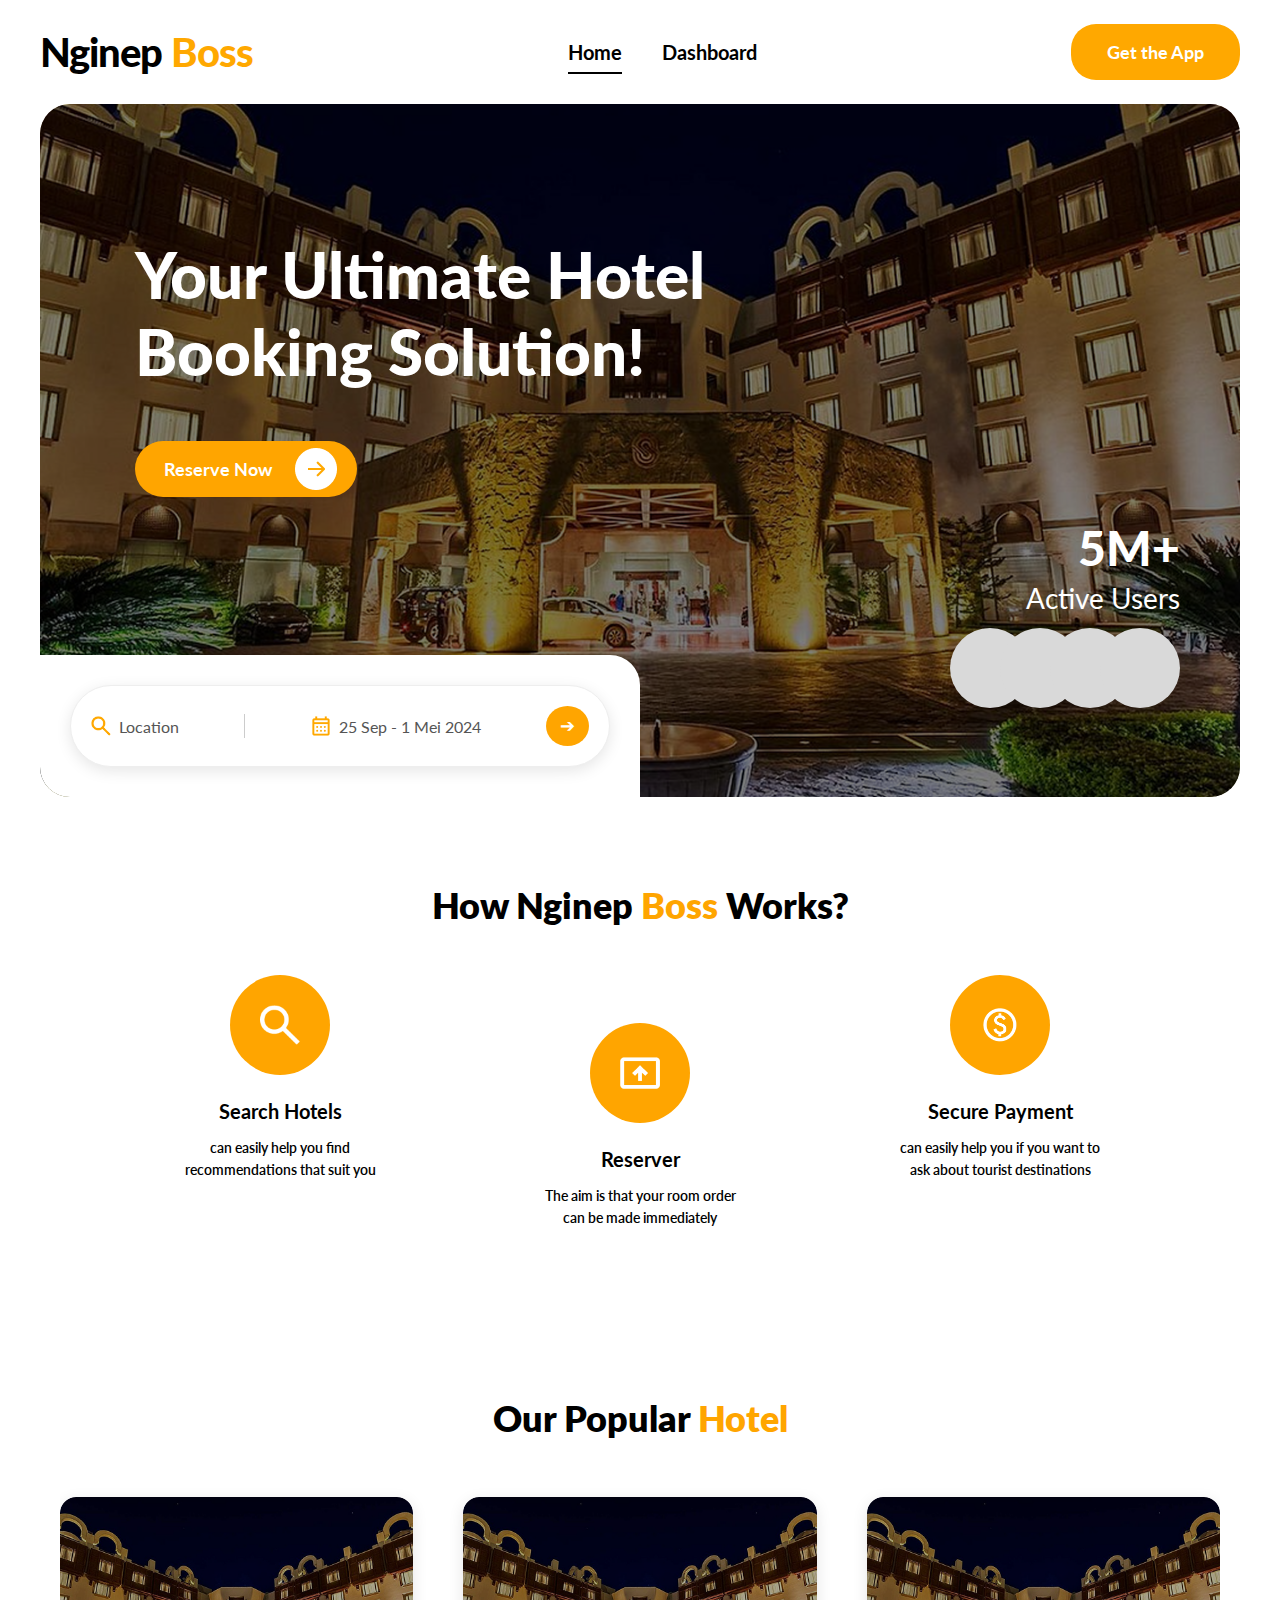
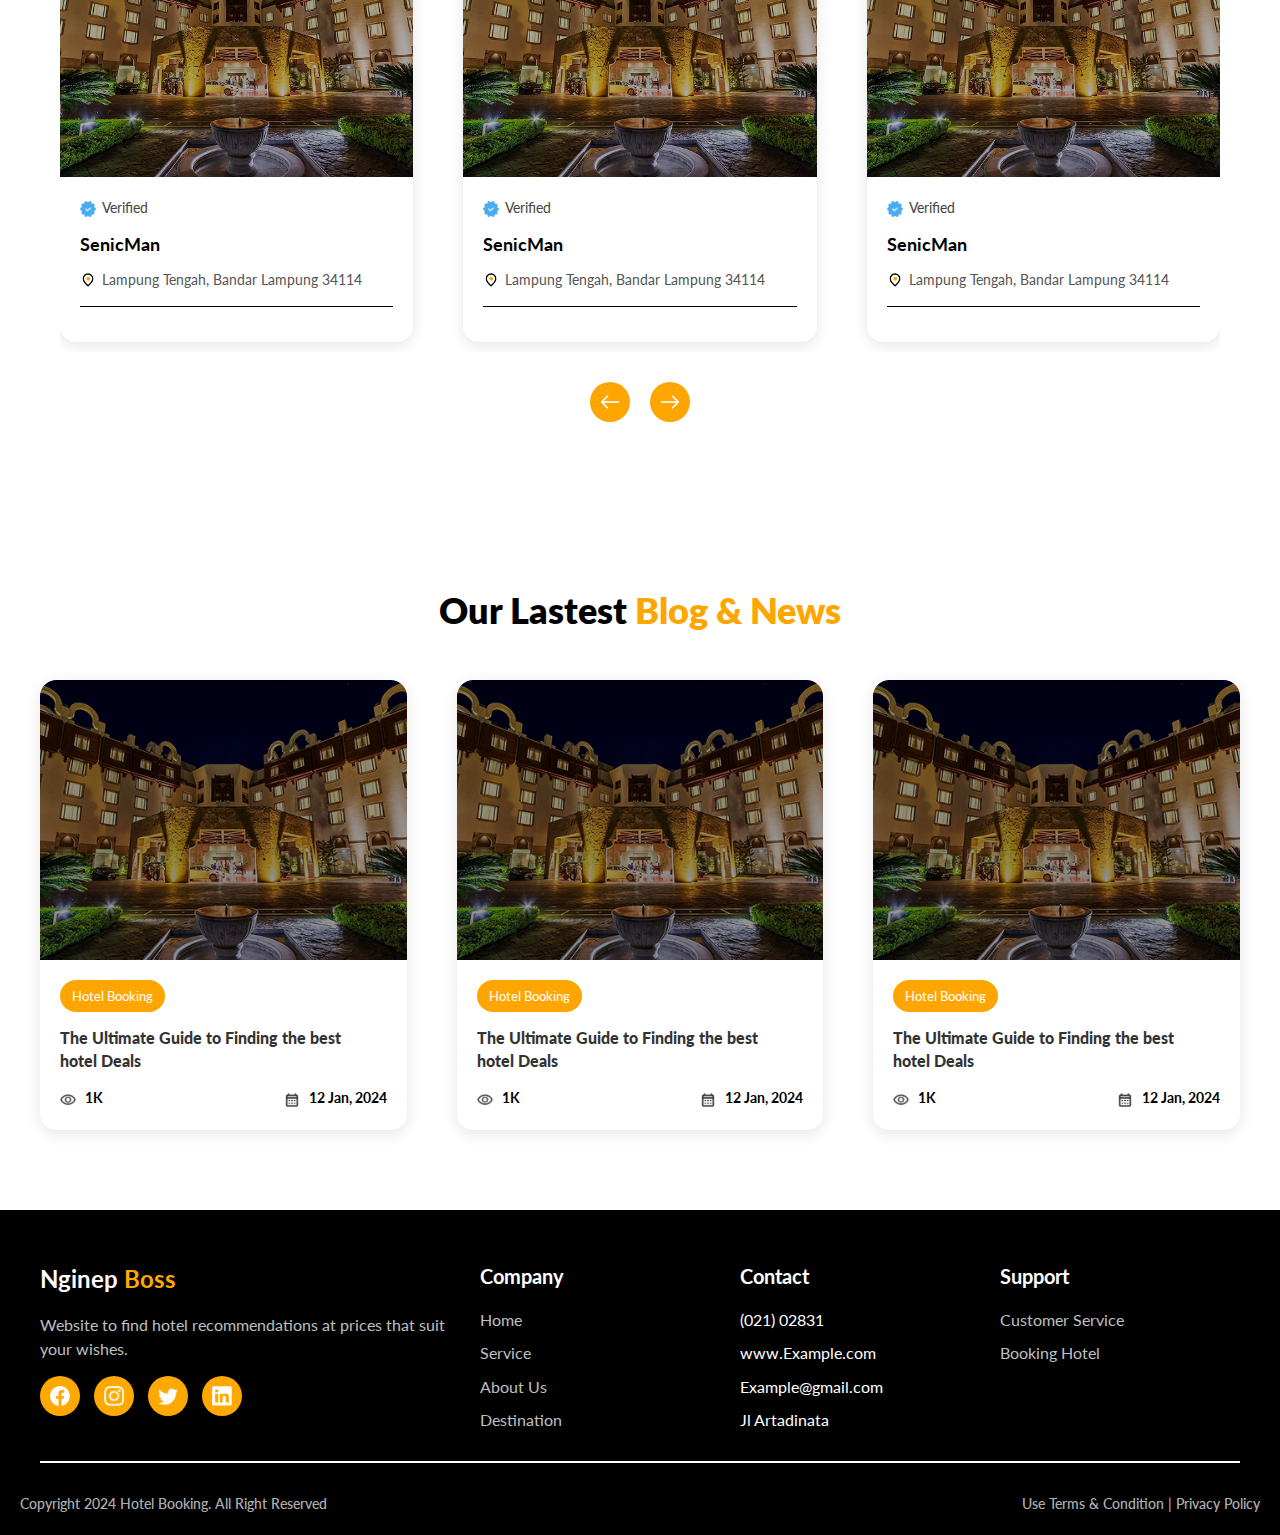
<file: index.html>
<!DOCTYPE html>
<html lang="en">

<head>
  <meta charset="UTF-8" />
  <meta name="viewport" content="width=device-width, initial-scale=1.0" />
  <link rel="preconnect" href="https://fonts.googleapis.com" />
  <link rel="preconnect" href="https://fonts.gstatic.com" crossorigin />
  <link
    href="https://fonts.googleapis.com/css2?family=Lato:ital,wght@0,100;0,300;0,400;0,700;0,900;1,100;1,300;1,400;1,700;1,900&display=swap"
    rel="stylesheet" />
  <link rel="stylesheet" href="/assets/css/style.css" />
  <link rel="stylesheet" href="/assets/css/home.css" />
  <title>Home</title>
</head>

<body>
  <!-- Header Start -->
  <header class="header">
    <div class="container header-container">
      <!-- Logo -->
      <div class="logo">
        <a href="index.html"><span class="logo-black">Nginep</span>
          <span class="logo-primary">Boss</span></a>
      </div>

      <!-- Hamburger Menu -->
      <div class="hamburger" id="hamburger">☰</div>

      <!-- Navigation -->
      <nav class="nav" id="nav-menu">
        <a href="index.html" class="active">Home</a>
        <a href="dashboard.html">Dashboard</a>
      </nav>

      <!-- Button -->
      <a href="#" class="btn-app">Get the App</a>
    </div>
  </header>

  <main>
    <!-- Hero Section -->
    <section class="container">
      <div class="hero-section">
        <div class="hero-content">
          <h1>Your Ultimate Hotel<br />Booking Solution!</h1>
          <a href="#" class="reserve-btn">
            <span>Reserve Now</span>
            <div class="icon">
              <img src="/assets/img/home/arrow-icon.png" alt="" />
            </div>
          </a>
        </div>

        <!-- Search Bar (Bottom Left) -->
        <div class="search-container">
          <div class="search-bar">
            <div class="search-item">
              <span class="icon">
                <img src="/assets/img/home/search.png" alt="search-icon" />
              </span>
              <span class="text">Location</span>
            </div>
            <div class="divider"></div>
            <div class="search-item">
              <span class="icon">
                <img src="/assets/img/home/calendar_month.png" alt="calendar-icon" />
              </span>
              <span class="text">25 Sep - 1 Mei 2024</span>
            </div>
            <button class="search-btn">➔</button>
          </div>
        </div>

        <!-- User Info (Bottom Right) -->
        <div class="users-info">
          <h2>5M+</h2>
          <p>Active Users</p>
          <div class="user-avatars">
            <span></span>
            <span></span>
            <span></span>
            <span></span>
          </div>
        </div>
      </div>
    </section>
    <!-- How It Works Section -->
    <section class="how-it-works">
      <div class="container">
        <h2 class="section-title">
          How Nginep <span>Boss</span> Works?
        </h2>
        <div class="steps">
          <div class="step">
            <div class="icon">
              <img src="/assets/img/home/search-white.png" alt="Search Hotels" />
            </div>
            <h3>Search Hotels</h3>
            <p>can easily help you find<br />recommendations that suit you</p>
          </div>
          <div class="step sink">
            <div class="icon">
              <img src="/assets/img/home/present_to_all.png" alt="Reserver" />
            </div>
            <h3>Reserver</h3>
            <p>The aim is that your room order<br />can be made immediately</p>
          </div>
          <div class="step">
            <div class="icon">
              <img src="/assets/img/home/monetization_on.png" alt="Secure Payment" />
            </div>
            <h3>Secure Payment</h3>
            <p>can easily help you if you want to<br />ask about tourist destinations</p>
          </div>
        </div>
      </div>
    </section>

    <!-- Our Popular Hotel Section -->
    <section class="popular-hotels-section">
      <div class="container">
        <h2 class="section-title">Our Popular <span>Hotel</span></h2>

        <div class="slider-wrapper">
          <div class="hotel-slider" id="hotelSlider">

            <div class="hotel-card">
              <div class="image-wrapper">
                <img src="/assets/img/home/our-hotel.png" alt="Hotel" class="hotel-img" />
                <div class="image-overlay"></div>
              </div>
              <div class="hotel-info">
                <span class="verified">
                  <img src="/assets/img/home/verified.png" alt="Verified" class="verified-icon" />
                  Verified
                </span>
                <h3 class="hotel-name">SenicMan</h3>
                <p class="hotel-location">
                  <img src="/assets/img/home/location_on.png" alt="Location" class="location-icon" />
                  Lampung Tengah, Bandar Lampung 34114
                </p>
                <hr class="hr-divider" />
              </div>
            </div>

            <div class="hotel-card">
              <div class="image-wrapper">
                <img src="/assets/img/home/our-hotel.png" alt="Hotel" class="hotel-img" />
                <div class="image-overlay"></div>
              </div>
              <div class="hotel-info">
                <span class="verified">
                  <img src="/assets/img/home/verified.png" alt="Verified" class="verified-icon" />
                  Verified
                </span>
                <h3 class="hotel-name">SenicMan</h3>
                <p class="hotel-location">
                  <img src="/assets/img/home/location_on.png" alt="Location" class="location-icon" />
                  Lampung Tengah, Bandar Lampung 34114
                </p>
                <hr class="hr-divider" />
              </div>
            </div>

            <div class="hotel-card">
              <div class="image-wrapper">
                <img src="/assets/img/home/our-hotel.png" alt="Hotel" class="hotel-img" />
                <div class="image-overlay"></div>
              </div>
              <div class="hotel-info">
                <span class="verified">
                  <img src="/assets/img/home/verified.png" alt="Verified" class="verified-icon" />
                  Verified
                </span>
                <h3 class="hotel-name">SenicMan</h3>
                <p class="hotel-location">
                  <img src="/assets/img/home/location_on.png" alt="Location" class="location-icon" />
                  Lampung Tengah, Bandar Lampung 34114
                </p>
                <hr class="hr-divider" />
              </div>
            </div>

            <div class="hotel-card">
              <div class="image-wrapper">
                <img src="/assets/img/home/our-hotel.png" alt="Hotel" class="hotel-img" />
                <div class="image-overlay"></div>
              </div>
              <div class="hotel-info">
                <span class="verified">
                  <img src="/assets/img/home/verified.png" alt="Verified" class="verified-icon" />
                  Verified
                </span>
                <h3 class="hotel-name">SenicMan</h3>
                <p class="hotel-location">
                  <img src="/assets/img/home/location_on.png" alt="Location" class="location-icon" />
                  Lampung Tengah, Bandar Lampung 34114
                </p>
                <hr class="hr-divider" />
              </div>
            </div>


          </div>

          <!-- Buttons under cards -->
          <div class="slider-buttons">
            <button class="slide-btn prev"><img src="/assets/img/home/arrow-pre.png" /></button>
            <button class="slide-btn next"><img src="/assets/img/home/arrow-next.png" /></button>
          </div>
        </div>
      </div>
    </section>

    <!-- Blog Section -->
    <section class="blog-news-section">
      <div class="container">
        <h2 class="section-title">Our Lastest <span>Blog & News</span></h2>
        <div class="blog-cards">

          <div class="blog-card">
            <div class="blog-img-wrapper">
              <img src="/assets/img/home/blog-img.png" alt="Hotel Guide" class="blog-img" />
              <div class="overlay"></div>
            </div>
            <div class="blog-content">
              <span class="category-badge">Hotel Booking</span>
              <h3 class="blog-title">The Ultimate Guide to Finding the best hotel Deals</h3>
              <div class="blog-meta">
                <span class="views"><img src="/assets/img/home/visibility.png" alt="views"> 1K</span>
                <span class="date"><img src="/assets/img/home/calendar_month-blog.png" alt="calendar"> 12 Jan,
                  2024</span>
              </div>
            </div>
          </div>

          <div class="blog-card">
            <div class="blog-img-wrapper">
              <img src="/assets/img/home/blog-img.png" alt="Hotel Guide" class="blog-img" />
              <div class="overlay"></div>
            </div>
            <div class="blog-content">
              <span class="category-badge">Hotel Booking</span>
              <h3 class="blog-title">The Ultimate Guide to Finding the best hotel Deals</h3>
              <div class="blog-meta">
                <span class="views"><img src="/assets/img/home/visibility.png" alt="views"> 1K</span>
                <span class="date"><img src="/assets/img/home/calendar_month-blog.png" alt="calendar"> 12 Jan,
                  2024</span>
              </div>
            </div>
          </div>

          <div class="blog-card">
            <div class="blog-img-wrapper">
              <img src="/assets/img/home/blog-img.png" alt="Hotel Guide" class="blog-img" />
              <div class="overlay"></div>
            </div>
            <div class="blog-content">
              <span class="category-badge">Hotel Booking</span>
              <h3 class="blog-title">The Ultimate Guide to Finding the best hotel Deals</h3>
              <div class="blog-meta">
                <span class="views"><img src="/assets/img/home/visibility.png" alt="views"> 1K</span>
                <span class="date"><img src="/assets/img/home/calendar_month-blog.png" alt="calendar"> 12 Jan,
                  2024</span>
              </div>
            </div>
          </div>


        </div>
      </div>
    </section>

     <!-- Testimonial Section -->
    <!-- <section class="testimonial-section container">
      <div class="testimonial-header">
        <h2>Our Customer <span>Testimonial</span></h2>
        <div class="slider-buttons">
          <button class="slide-btn prev">&#8592;</button>
          <button class="slide-btn next">&#8594;</button>
        </div>
      </div>

      <div class="testimonial-slider-wrapper">
        <div class="testimonial-slider" id="testimonialSlider">

          <div class="testimonial-card">
            <div class="stars">⭐⭐⭐⭐⭐ <span>5.0</span></div>
            <p class="testimonial-text">
              These websites provide a global marketplace for artists, musicians, designers, and creators of all kinds
              to showcase their unique creations and connect with a broader audience.
            </p>
            <div class="testimonial-user">
              <strong>Robert</strong>
              <div>USA</div>
            </div>
          </div>

          <div class="testimonial-card">
            <div class="stars">⭐⭐⭐⭐⭐ <span>5.0</span></div>
            <p class="testimonial-text">
              A perfect place for creative professionals to build their brand and connect with clients worldwide.
            </p>
            <div class="testimonial-user">
              <strong>Emily</strong>
              <div>Canada</div>
            </div>
          </div>

          <div class="testimonial-card">
            <div class="stars">⭐⭐⭐⭐⭐ <span>5.0</span></div>
            <p class="testimonial-text">
              Easy-to-use and visually appealing. Helped my business grow rapidly in international markets.
            </p>
            <div class="testimonial-user">
              <strong>John</strong>
              <div>UK</div>
            </div>
          </div>
        </div>
      </div>
    </section> -->
   


    <!-- Footer Start -->
    <footer class="footer">
      <div class="container footer-container">
        <!-- Logo and description -->
        <div class="footer-col">
          <h2>
            <span class="logo-black">Nginep</span>
            <span class="logo-orange">Boss</span>
          </h2>
          <p class="footer-desc">
            Website to find hotel recommendations at prices that suit your
            wishes.
          </p>
          <div class="social-icons">
            <a href="#"><img src="/assets/img/social-icons/Facebook.png" alt="Facebook" /></a>
            <a href="#"><img src="/assets/img/social-icons/Instagram.png" alt="Instagram" /></a>
            <a href="#"><img src="/assets/img/social-icons/Twitter.png" alt="Twitter" /></a>
            <a href="#"><img src="/assets/img/social-icons/Linkedin.png" alt="LinkedIn" /></a>
          </div>
        </div>

        <!-- Company Links -->
        <div class="footer-col">
          <h4>Company</h4>
          <ul>
            <li><a href="#">Home</a></li>
            <li><a href="#">Service</a></li>
            <li><a href="#">About Us</a></li>
            <li><a href="#">Destination</a></li>
          </ul>
        </div>

        <!-- Contact Info -->
        <div class="footer-col">
          <h4>Contact</h4>
          <ul>
            <li>(021) 02831</li>
            <li>www.Example.com</li>
            <li>Example@gmail.com</li>
            <li>Jl Artadinata</li>
          </ul>
        </div>

        <!-- Support Links -->
        <div class="footer-col">
          <h4>Support</h4>
          <ul>
            <li><a href="#">Customer Service</a></li>
            <li><a href="#">Booking Hotel</a></li>
          </ul>
        </div>
      </div>

      <!-- Bottom line -->
      <div class="container">
        <div class="footer-line"></div>
      </div>

      <!-- Bottom Row -->
      <div class="container footer-bottom">
        <p>Copyright 2024 Hotel Booking. All Right Reserved</p>
        <p>Use Terms & Condition | Privacy Policy</p>
      </div>
    </footer>
  </main>
  <script type="module" src="/assets/js/main.js"></script>
</body>

</html>
</file>
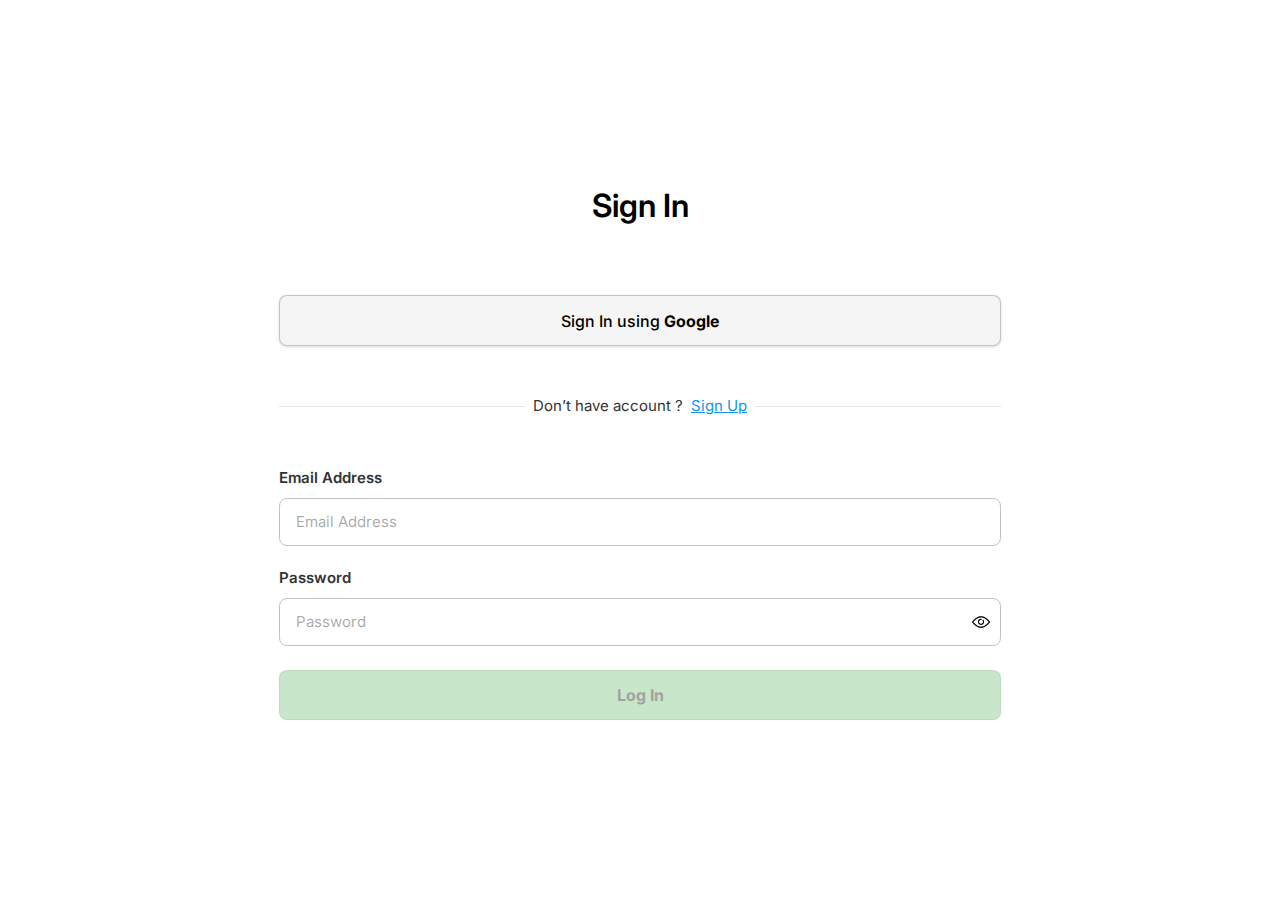
<file: dashboard.html>
<!DOCTYPE html>
<html lang="en">

<head>
    <meta charset="UTF-8">
    <meta name="viewport" content="width=device-width, initial-scale=1.0">
    <link rel="stylesheet" href="/assets/css/style.css">
    <link rel="stylesheet" href="/assets/css/dashboard.css">
    <title>Dashboard</title>
</head>

<body id="pageBody">
    <!-- SideBar -->
    <div class="sidebar">
        <div class="logo-wrapper">
            <div class="logo"><a href="#"><img src="/assets/img/Logo.svg" alt="logo"></a></div>
            <div class="sidebar-toggle"><a href="#"><img src="/assets/img/slide.svg" alt="" srcset=""></a></div>
        </div>
        <ul class="sidebar-items-wrapper">
            <li class="sidebar-item">
                <a class="sidebar-item-link" href="#" data-target="dashboard">
                    <!-- <span class="sidebar-icon"><img src="/assets/img/logo-icon.svg" alt="icon">Dashboard</span> -->
                    <span class="sidebar-icon"><img src="/assets/img/logo-icon.svg" alt="icon">Dashboard</span>
                </a>
            </li>
            <li class="sidebar-item">
                <a class="sidebar-item-link" href="#" data-target="add-items">
                    <span class="sidebar-icon"><img src="/assets/img/plus.svg" alt="icon">Add Item</span>
                </a>
            </li>
            <li class="sidebar-item">
                <a class="" href="#" id="logout-btn">
                    <span class="sidebar-icon"><img src="assets/img/logout.png" alt="icon">Log Out</span>
                </a>
            </li>
        </ul>

    </div>

    <div class="main">
        <!-- Header -->
        <div class="header">
            <div class="mobile-logo-wrapper">
                <div class="logo"><a href="#"><img src="/assets/img/Logo.svg" alt="logo"></a></div>
                <button id="sidebar-toggle-btn" class="sidebar-toggle-btn">
                    <img src="/assets/img/slide.svg" alt="menu icon" />
                </button>
            </div>

            <div class="header-content">
                <div class="search-container">
                    <span class="search-icon"><img src="/assets/img/search.svg" alt="icon"></span>
                    <input type="text" id="search-todo-text" placeholder="Search or type a command">
                    <button id="search-todo-btn">Search</button>
                </div>
                <div class="right-container">
                    <div><a href="#" id="update-user-btn"><img src="/assets/img/setting.png" alt="setting-icon"></a>
                    </div>
                    <div><a href="#"><img src="/assets/img/bell.png" alt="bell-icon"></a></div>
                    <div><a href="#"><img src="/assets/img/profile.png" alt="profile-img"></a></div>
                </div>
            </div>

            <!-- <input type="text" id="search-todo-text" placeholder="Search todos..." />
            <button id="search-todo-btn">Search</button> -->
        </div>

        <!-- Dashboard-Content -->
        <div id="dashboard" class="content active">
            <!-- Todo's List -->
            <div class="cards-container">
                <div class="card-header">
                    <h2>Todo</h2>
                    <div class="icon"><a href="#"><img src="/assets/img/dots.png" alt=""></a></div>
                </div>

                <ul class="cards" id="incomplete-list">
                    <!-- <li class="card">
                        <div class="card-img">
                            <img src="/assets/img/todo-images/todo-1.jpg" alt="">
                        </div>
                        <h3 class="card-title">Product Review for UI8 Market</h3>
                        
                        <form class="task-status">
                            <label>
                                <input type="checkbox" name="task-inprogress" id="task-inprogress">
                                In Progress
                            </label>
                            <label>
                                <input type="checkbox" name="task-done" id="task-done">
                                Done
                            </label>
                        </form>

                        <div class="card-btns">
                            <button type="submit" class="delete-btn" id="delete-btn">
                                <img src="/assets/img/bin.svg" alt="">
                            </button>
                            <button type="submit" class="edit-btn" id="edit-btn">
                                <img src="/assets/img/pencil.svg" alt="">
                            </button>
                        </div>
                    </li>                  -->
                </ul>

                <div class="new-task-container">
                    <div class="add-task">
                        <img src="/assets/img/plus-plain.png" alt="" class="add-new-task">Add new task
                    </div>
                    <div>
                        <img src="/assets/img/window.svg" alt="">
                    </div>
                </div>
            </div>

            <!-- In Progress List -->
            <div class="cards-container">
                <div class="card-header">
                    <h2>Doing</h2>
                    <div class="icon"><a href="#"><img src="/assets/img/dots.png" alt=""></a></div>
                </div>
                <ul class="cards" id="inprogress-list">

                </ul>
                <div class="new-task-container">
                    <div class="add-task">
                        <img src="/assets/img/plus-plain.png" alt="" class="add-new-task">Add new task
                    </div>
                    <div>
                        <img src="/assets/img/window.svg" alt="">
                    </div>
                </div>
            </div>

            <!-- Completed List -->
            <div class="cards-container">
                <div class="card-header">
                    <h2>Done</h2>
                    <div class="icon"><a href="#"><img src="/assets/img/dots.png" alt=""></a></div>
                </div>
                <ul class="cards" id="completed-list">

                </ul>
                <div class="new-task-container">
                    <div class="add-task">
                        <img src="/assets/img/plus-plain.png" alt="" class="add-new-task">Add new task
                    </div>
                    <div>
                        <img src="/assets/img/window.svg" alt="">
                    </div>
                </div>
            </div>
        </div>

        <!-- Add-Items-Content -->
        <div id="add-items" class="content">
            <form id="add-todo-form" class="form">
                <div class="form-group">
                    <label for="new-todo-text" class="label">Items</label>
                    <input type="text" id="new-todo-text" placeholder="" required>
                </div>
                <div class="form-group">
                    <label for="new-todo-img" class="label">Image</label>
                    <input type="file" id="new-todo-img" placeholder="">
                </div>

                <button type="submit" id="add-items-btn">Add</button>
            </form>
        </div>

        <!-- Edit Todo Content -->
        <div id="edit-todo" class="content">
            <form id="edit-todo-form">
                <input type="hidden" id="edit-todo-id">
                <div class="form-group">
                    <label for="edit-todo-text">Items</label>
                    <input type="text" id="edit-todo-text" placeholder="Edit todo text" required>
                </div>
                <div class="form-group">
                    <label for="update-todo-img" class="label">Image</label>
                    <input type="file" id="update-todo-img" placeholder="">
                </div>

                <button type="submit" id="update-items-btn">Update</button>
            </form>
        </div>

        <!-- Search Todo's-Content -->
        <div id="search-todo" class="content">
            <!-- Todo's List -->
            <div class="cards-container">
                <div class="card-header">
                    <h2>Search Todo's</h2>
                    <div class="icon"><a href="#"><img src="/assets/img/dots.png" alt=""></a></div>
                </div>

                <ul class="cards" id="search-results-list">
                </ul>

                <div class="new-task-container">
                    <div class="add-task">
                        <img src="/assets/img/plus-plain.png" alt="" class="add-new-task">Add new task
                    </div>
                    <div>
                        <img src="/assets/img/window.svg" alt="">
                    </div>
                </div>
            </div>
        </div>


        <!-- Update User Profile Content -->
        <div id="update-user-profile" class="content">
            <form id="update-user-form">
                <div class="name-fields">
                    <div class="form-group">
                        <label>Name</label>
                        <input type="text" placeholder="Name" id="update-user-name" />
                        <span id="name-error" class="error"></span>
                    </div>
                    <div class="form-group">
                        <label>Surname</label>
                        <input type="text" placeholder="Surname" id="update-user-surname" />
                        <span id="surname-error" class="error"></span>
                    </div>
                </div>

                <div class="form-group">
                    <label>Phone Number</label>
                    <input type="text" placeholder="Phone Number" id="update-user-phone" />
                    <span id="phone-error" class="error"></span>
                </div>

                <div class="form-group">
                    <label>Email Address</label>
                    <input type="email" placeholder="Email Address" id="update-user-email" />
                    <span id="email-error" class="error"></span>
                </div>

                <label for="password">Password</label>
                <div class="form-group">
                    <div class="password-wrapper">
                        <input type="password" id="update-user-password" placeholder="Password">
                        <img src="/assets/img/open-eye.png" class="toggle-password" alt="Show Password" width="20">
                    </div>
                    <span id="password-error" class="error"></span>
                </div>

                <button type="submit" class="submit-btn" id="signin-btn">Update </button>
            </form>
        </div>


    </div>

    <script type="module" src="assets/js/dashboard.js"></script>
</body>
</file>
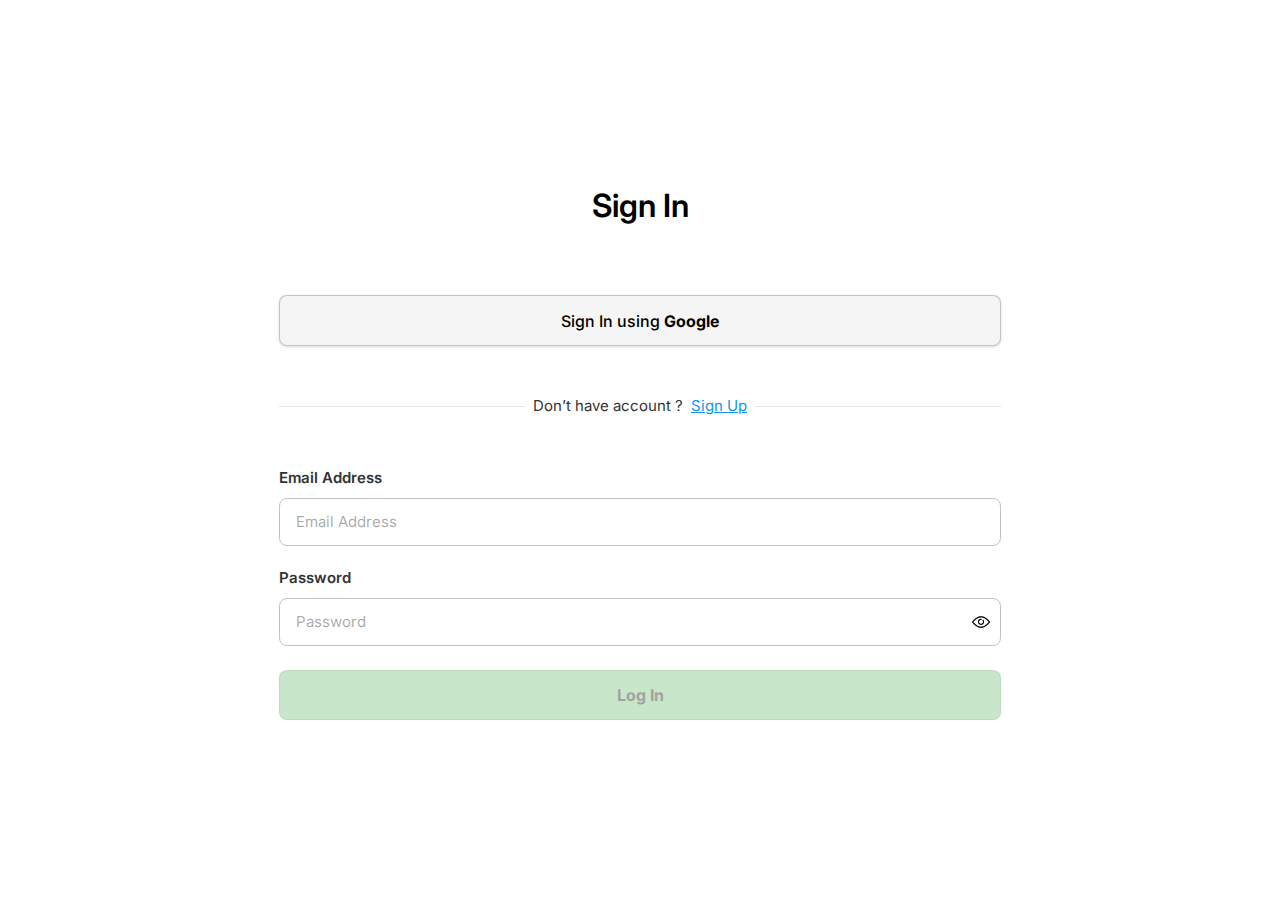
<file: login.html>
<!DOCTYPE html>
<html lang="en">

<head>
    <meta charset="UTF-8" />
    <meta name="viewport" content="width=device-width, initial-scale=1.0" />
    <link rel="preconnect" href="https://fonts.googleapis.com" />
    <link rel="preconnect" href="https://fonts.gstatic.com" crossorigin />
    <link
        href="https://fonts.googleapis.com/css2?family=Inter:ital,opsz,wght@0,14..32,100..900;1,14..32,100..900&display=swap"
        rel="stylesheet" />
    <link rel="stylesheet" href="assets/css/style.css" />
    <link rel="stylesheet" href="assets/css/auth.css" />

    <title>SignIn</title>
</head>

<body>
    <div class="container-full">
        <div class="signup-container">
            <h2>Sign In</h2>
            <button class="google-btn">Sign In using <span>Google</span></button>
            <div>
                <span class="hr-line"></span>
                <p class="login-link">
                    Don’t have account ? &nbsp; <a href="register.html">Sign Up</a>
                </p>
                <span class="hr-line"></span>
            </div>

            <form id="signin-form">

                <div class="form-group">
                    <label>Email Address</label>
                    <input type="email" placeholder="Email Address" id="email" />
                    <span id="email-error" class="error"></span>
                </div>

                <!-- <div class="form-group">
                    <div class="label-group"><label>Password</label> <p class="forget-password"><a href="#">Forgot Password?</a></p></div>
                    <input type="password" placeholder="Password" id="password"/>
                    <span id="password-error" class="error"></span>
                </div> -->

                <label for="password">Password</label>
                <div class="form-group">
                    <div class="password-wrapper">
                        <input type="password" id="password" placeholder="Password">
                        <img src="/assets/img/open-eye.png" class="toggle-password" alt="Show Password" width="20">
                    </div>
                    <span id="password-error" class="error"></span>
                </div>

                <button type="submit" id="login-btn" class="submit-btn" disabled>Log In</button>
            </form>
        </div>

        <!-- <footer>
        <div class="footer-left">
            © 2022 yourapp.com <a href="#">Contact Us</a>
        </div>
        <div class="footer-right">
            <a href="#">Terms & Conditions</a>
            <a href="#">Privacy Policy</a>
        </div>
    </footer> -->
    </div>


    <script type="module" src="assets/js/main.js"></script>
    <script type="module" src="assets/js/auth/signin.js"></script>
</body>

</html>
</file>
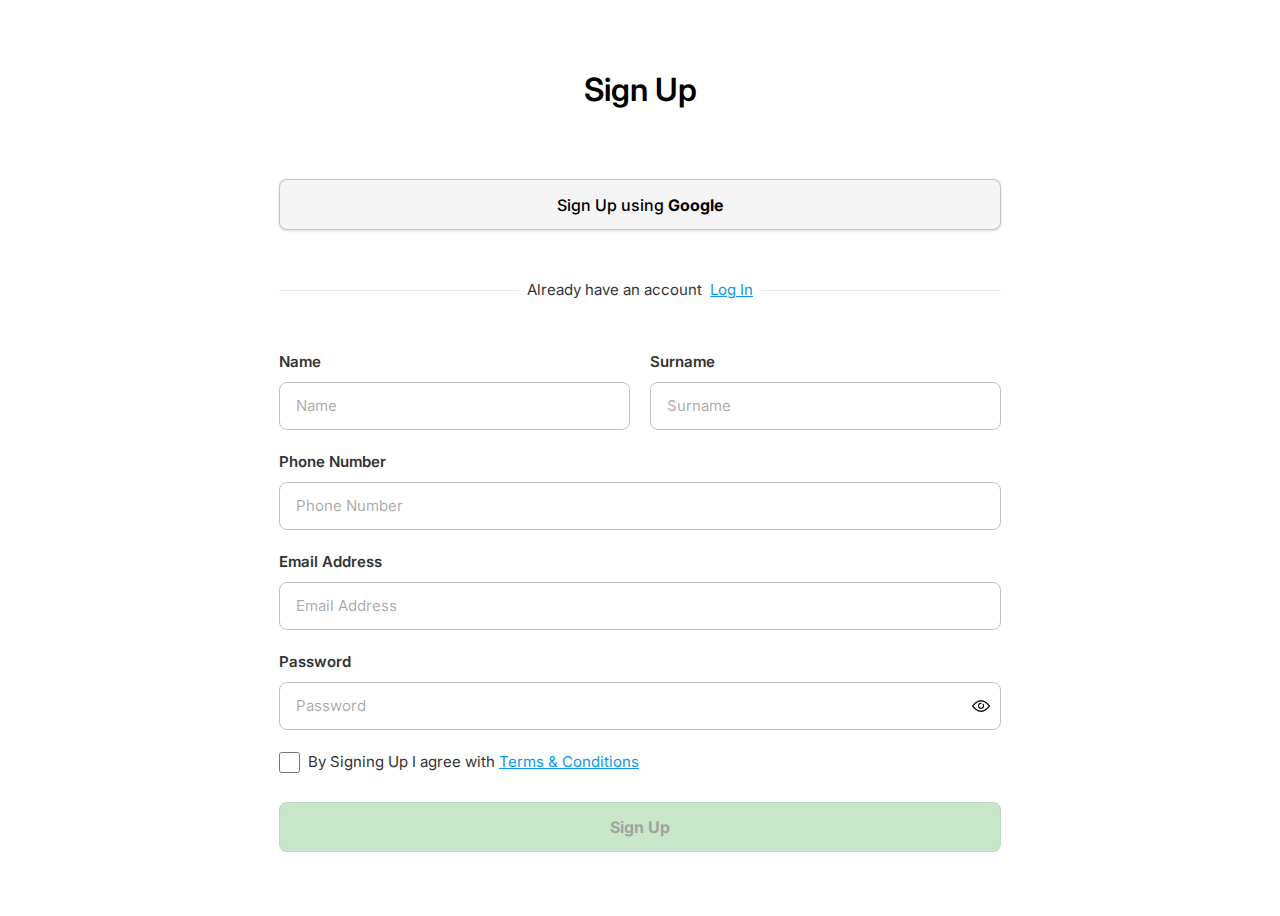
<file: register.html>
<!DOCTYPE html>
<html lang="en">

<head>
    <meta charset="UTF-8" />
    <meta name="viewport" content="width=device-width, initial-scale=1.0" />
    <link rel="preconnect" href="https://fonts.googleapis.com" />
    <link rel="preconnect" href="https://fonts.gstatic.com" crossorigin />
    <link
        href="https://fonts.googleapis.com/css2?family=Inter:ital,opsz,wght@0,14..32,100..900;1,14..32,100..900&display=swap"
        rel="stylesheet" />
    <link rel="stylesheet" href="assets/css/style.css" />
    <link rel="stylesheet" href="assets/css/auth.css" />

    <title>SignUp</title>
</head>

<body>
    <div class="container-full">
        <div class="signup-container">
            <h2>Sign Up</h2>
            <button class="google-btn">Sign Up using <span>Google</span></button>
            <div>
                <span class="hr-line"></span>
                <p class="login-link">
                    Already have an account &nbsp; <a href="login.html">Log In</a>
                </p>
                <span class="hr-line"></span>
            </div>

            <form id="signup-form">
                <div class="name-fields">
                    <div class="form-group">
                        <label>Name</label>
                        <input type="text" placeholder="Name" id="name" />
                        <span id="name-error" class="error"></span>
                    </div>
                    <div class="form-group">
                        <label>Surname</label>
                        <input type="text" placeholder="Surname" id="surname" />
                        <span id="surname-error" class="error"></span>
                    </div>
                </div>

                <div class="form-group">
                    <label>Phone Number</label>
                    <input type="text" placeholder="Phone Number" id="phone-number" />
                    <span id="phone-error" class="error"></span>
                </div>

                <div class="form-group">
                    <label>Email Address</label>
                    <input type="email" placeholder="Email Address" id="email" />
                    <span id="email-error" class="error"></span>
                </div>

                <!-- <div class="form-group">
                    <label>Password</label>
                    <div>
                        <input type="password" placeholder="Password" id="password"/>
                        <span><img src="" alt=""></span>
                    </div>
                    <span id="password-error" class="error"></span>
                </div> -->

                <label for="password">Password</label>
                <div class="form-group">
                    <div class="password-wrapper">
                        <input type="password" id="password" placeholder="Password">
                        <img src="/assets/img/open-eye.png" class="toggle-password" alt="Show Password" width="20">
                    </div>
                    <span id="password-error" class="error"></span>
                </div>

                <div class="checkbox">
                    <input type="checkbox" id="terms-condition" />
                    <p class="terms-condition">By Signing Up I agree with <a href="#">Terms & Conditions</a></p>
                    <span id="terms-error" class="error"></span>
                </div>

                <button type="submit" class="submit-btn" id="signin-btn" disabled>Sign Up</button>
            </form>
        </div>

        <!-- <footer>
        <div class="footer-left">
            © 2022 yourapp.com <a href="#">Contact Us</a>
        </div>
        <div class="footer-right">
            <a href="#">Terms & Conditions</a>
            <a href="#">Privacy Policy</a>
        </div>
    </footer> -->
    </div>


    <script type="module" src="assets/js/main.js"></script>
    <script type="module" src="assets/js/auth/signup.js"></script>
</body>

</html>
</file>
<file: assets/css/home.css>
/* Import Lato */
@import url("https://fonts.googleapis.com/css2?family=Lato:wght@400;700&display=swap");

:root {
  --color-primary: #ffa800;
  --color-black: #000;
  --color-white: #fff;
}

body {
  font-family: "Lato", sans-serif;
  background-color: var(--color-white);
  margin: 0;
}

/* Layout Container */
.container {
  max-width: 1440px;
  margin: 0 auto;
  padding: 0 40px;
}

/* HEADER */
.header {
  padding: 20px 0;
}

.header-container {
  display: flex;
  align-items: center;
  justify-content: space-between;
}

.logo {
  font-size: 40px;
  font-weight: 900;
  letter-spacing: -1px;
}

.logo-black {
  color: var(--color-black);
}

.logo-primary {
  color: var(--color-primary);
}

/* Navigation */
.nav {
  display: flex;
  gap: 40px;
  z-index: 100;
}

.nav a {
  font-size: 20px;
  font-weight: 700;
  position: relative;
  text-decoration: none;
  color: var(--color-black);
  transition: color 0.3s ease;
}

.nav a.active::after,
.nav a:hover::after {
  content: "";
  position: absolute;
  bottom: -6px;
  left: 0;
  width: 100%;
  height: 2px;
  background: var(--color-black);
}

.nav a:hover {
  color: var(--color-primary);
}

/* Button */
.btn-app {
  background: var(--color-primary);
  color: var(--color-white);
  padding: 14px 36px;
  border-radius: 25px;
  text-decoration: none;
  font-size: 18px;
  font-weight: 700;
  transition: background 0.3s ease;
}

.btn-app:hover {
  background: #e69500;
}

/* Hamburger Menu */
.hamburger {
  display: none;
  font-size: 30px;
  cursor: pointer;
  user-select: none;
}

/* ===== Responsive ===== */
@media (max-width: 992px) {
  .hamburger {
    display: block;
    color: var(--color-black);
  }

  .nav {
    display: none;
    flex-direction: column;
    width: 100%;
    background: var(--color-white);
    position: absolute;
    top: 80px;
    left: 0;
    padding: 15px 20px;
    gap: 20px;
    border-top: 1px solid #ddd;
  }

  .nav.show {
    display: flex;
  }

  .btn-app {
    display: none;
  }
}

@media (max-width: 576px) {
  .logo {
    font-size: 28px;
  }

  .nav a {
    font-size: 18px;
  }
}

/* Hero Section */
.hero-section {
  position: relative;
  background: url('/assets/img/home/hero-bg-1.png') no-repeat center/cover;
  padding: 133px 0 300px;
  color: #fff;
  border-radius: 30px;
  overflow: hidden;
}

.hero-section::before {
  content: "";
  position: absolute;
  top: 0;
  left: 0;
  width: 100%;
  height: 100%;
  background: rgba(0, 0, 0, 0.5);
  border-radius: 30px;
  z-index: 1;
}

.hero-section * {
  position: relative;
  z-index: 2;
}

.hero-content {
  padding-left: 95px;
}

.hero-content h1 {
  font-size: 64px;
  font-weight: 900;
  line-height: 1.2;
  margin-bottom: 50px;
}

.reserve-btn {
  display: inline-flex;
  align-items: center;
  background-color: #FFA500;
  color: white;
  font-weight: bold;
  font-size: 18px;
  text-decoration: none;
  padding: 14px 29px;
  border-radius: 50px;
  transition: background-color 0.3s ease;
}

.reserve-btn .icon {
  display: flex;
  justify-content: center;
  align-items: center;
  margin-left: 32px;
  width: 24px;
  height: 24px;
}

.reserve-btn:hover {
  background-color: #e69500;
}

/* Search Bar - Bottom Left */
.search-container {
    position: absolute;
    bottom: 0;
    left: 0;
    z-index: 2;
    background-color: white;
    padding: 30px;
    width: 50%;
    border-top-right-radius: 30px;
}

.search-bar {
  display: flex;
  align-items: center;
  justify-content: space-between;
  background: #fff;
  border: 1px solid #eee;
  border-radius: 50px;
  box-shadow: 0 4px 15px rgba(0, 0, 0, 0.1);
  padding: 20px 20px;
  width: 100%;
  gap: 15px;
}

.search-item {
  display: flex;
  align-items: center;
  gap: 8px;
  font-size: 16px;
  color: #555;
}

.search-item .icon {
  display: flex;
  align-items: center;
  justify-content: center;
}

.search-item .icon img {
  width: 20px;
  height: 20px;
  object-fit: contain;
}

.divider {
  width: 1px;
  height: 24px;
  background: #ccc;
}

.search-btn {
  background: #ffa500;
  border: none;
  color: white;
  font-size: 18px;
  border-radius: 50%;
  width: 40px;
  height: 40px;
  cursor: pointer;
  display: flex;
  align-items: center;
  justify-content: center;
  transition: background 0.3s ease;
  flex-shrink: 0;
}

.search-btn:hover {
  background: #cc8400;
}

/* Users Info - Bottom Right */
.users-info {
  position: absolute;
  bottom: 89px;
  right: 60px;
  color: #fff;
  z-index: 2;
  text-align:right;
}

.users-info h2 {
  font-size: 48px;
  font-weight: 900;
  line-height: normal;
}

.users-info p {
  font-size: 28px;
}

.user-avatars {
  display: flex;
  justify-content: center;
  margin-top: 8px;
}

.user-avatars span {
  width: 80px;
  height: 80px;
  border-radius: 50%;
  background: #d9d9d9;
  display: inline-block;
  margin-left: -30px;
}

/* ========== Responsive Styles ========== */

/* Tablet (768px and below) */
@media (max-width: 991px) {
  .hero-content {
    padding-left: 0px;
    text-align: center;
  }

  .hero-content h1 {
    font-size: 48px;
    margin-bottom: 30px;
  }

  .reserve-btn {
    font-size: 16px;
    padding: 12px 24px;
  }

  .search-container {
    background:none;
    width: 100%;
    padding: 20px;
    border-top-right-radius: 20px;
  }

  .search-bar {
    gap: 10px;
    padding: 15px;
  }

  .search-item {
    flex: 1 1 100%;
    justify-content: flex-start;
  }

  .search-btn {
    width: 36px;
    height: 36px;
    font-size: 16px;
  }

  .users-info {
    position: static;
    text-align: center;
    margin-top: 20px;
  }

  .users-info h2 {
    font-size: 36px;
  }

  .users-info p {
    font-size: 20px;
  }

  .user-avatars span {
    width: 50px;
    height: 50px;
    margin-left: -20px;
  }
}

/* Mobile (576px and below) */
@media (max-width: 576px) {
  .hero-section {
    padding: 100px 0 250px;
    border-radius: 20px;
  }

  .hero-content {
    padding: 0 20px;
    text-align: center;
  }

  .hero-content h1 {
    font-size: 36px;
  }

  .reserve-btn {
    padding: 10px 20px;
    font-size: 14px;
    margin: 0 auto;
  }

  .search-container {
    background: none;
    width: 100%;
    padding: 15px;
    border-top-right-radius: 15px;
  }

  .search-bar {
    flex-direction: column;
    align-items: center;
    padding: 15px;
  }

  .search-item {
    font-size: 14px;
  }

  .divider {
    display: none;
  }

  .search-btn {
    align-self: center;
    width: 34px;
    height: 34px;
    font-size: 14px;
  }

  .users-info {
    position: static;
    text-align: center;
    margin-top: 20px;
  }

  .users-info h2 {
    font-size: 32px;
  }

  .users-info p {
    font-size: 18px;
  }

  .user-avatars {
    justify-content: center;
  }

  .user-avatars span {
    width: 40px;
    height: 40px;
    margin-left: -15px;
  }
}

/* How it works */
.how-it-works {
  padding: 80px 0px;
  background: #fff;
  text-align: center;
}

.section-title {
  font-size: 36px;
  font-weight: 700;
  margin-bottom: 60px;
  color: #000;
}

.section-title span {
  color: #FFA500; /* Orange */
}

.steps {
  display: flex;
  justify-content: center;
  gap: 60px;
  flex-wrap: wrap;
}

.step {
  flex: 1 1 250px;
  max-width: 300px;
}

.step .icon {
  width: 100px;
  height: 100px;
  margin: 0 auto 20px;
  background-color: #FFA500;
  border-radius: 50%;
  display: flex;
  align-items: center;
  justify-content: center;
}

.step .icon img {
  width: 40px;
  height: 40px;
  object-fit: contain;
}

.step h3 {
  font-size: 20px;
  font-weight: 700;
  margin-bottom: 10px;
  color: #000;
}

.step p {
  font-size: 14px;
  color: #000;
  line-height: 1.6;
  font-weight: 600;
}
.step.sink{
  margin-top: 48px;
}
/* ========== Responsive ========== */

/* Tablet */
@media (max-width: 991px) {
  .section-title {
    font-size: 28px;
    margin-bottom: 40px;
  }

  .steps {
    gap: 40px;
  }

  .step {
    max-width: 250px;
  }

  .step h3 {
    font-size: 18px;
  }

  .step p {
    font-size: 13px;
  }
  .step.sink{
  margin-top: 0;
}
}

/* Mobile */
@media (max-width: 576px) {
  .how-it-works {
    padding: 40px 0px 0px;
  }
  .section-title {
    font-size: 24px;
    margin-bottom: 30px;
    padding-bottom: 30px;
  }

  .steps {
    flex-direction: column;
    align-items: center;
    gap: 30px;
  }

  .step {
    width: 100%;
    max-width: 100%;
  }

  .step .icon {
    width: 80px;
    height: 80px;
  }

  .step .icon img {
    width: 32px;
    height: 32px;
  }

  .step h3 {
    font-size: 16px;
  }

  .step p {
    font-size: 13px;
  }
}

/* Blog Section */

.blog-news-section {
  padding: 80px 0;
  background: #fff;
  text-align: center;
}

.section-title {
  font-size: 36px;
  font-weight: 800;
  margin-bottom: 60px;
}

.section-title span {
  color: #FFA500;
}

.blog-cards {
  display: flex;
  justify-content: center;
  flex-wrap: wrap;
  gap: 50px;
}

.blog-card {
flex: 0 0 calc((100% - 100px) / 3); 
  background: #fff;
  border-radius: 16px;
  box-shadow: 0 4px 15px rgba(0, 0, 0, 0.1);
  overflow: hidden;
  text-align: left;
  transition: transform 0.3s ease;
}

.blog-card:hover {
  transform: translateY(-5px);
}

.blog-img-wrapper {
  position: relative;
  width: 100%;
  height: 280px;
  overflow: hidden;
  border-top-left-radius: 16px;
  border-top-right-radius: 16px;
}

.blog-img {
  width: 100%;
  height: 100%;
  object-fit: cover;
  display: block;
}

.blog-img-wrapper .overlay {
  content: "";
  position: absolute;
  top: 0;
  left: 0;
  width: 100%;
  height: 100%;
  background: rgba(0, 0, 0, 0.4); 
  z-index: 1;
  pointer-events: none;
}


.blog-content {
  padding: 20px;
}

.category-badge {
  display: inline-block;
  background-color: #FFA500;
  color: white;
  font-size: 13px;
  padding: 6px 12px;
  border-radius: 30px;
  margin-bottom: 15px;
}

.blog-title {
  font-size: 16px;
  font-weight: 900;
  margin-bottom: 15px;
  line-height: 1.4;
  padding-right: 30px;
}

.blog-meta {
  display: flex;
  justify-content: space-between;
  align-items: center;
  font-size: 14px;
  color: #000;
  font-weight: 700;
}

.blog-meta img {
  width: 16px;
  margin-right: 6px;
  vertical-align: middle;
}

/* Responsive - Tablets: 2 cards */
@media (max-width: 1024px) {
  .blog-card {
    flex: 0 0 calc(50% - 15px);
  }
}

/* Responsive - Mobile: 1 card */
@media (max-width: 600px) {
  .blog-card {
    flex: 0 0 100%;
  }
  .blog-news-section {
    padding: 40px 0;
}
}

/* Our Hotels Section */
.popular-hotels-section {
  padding: 80px 20px;
  background: #fff;
  text-align: center;
}

.section-title {
  font-size: 36px;
  font-weight: 800;
  margin-bottom: 40px;
}

.section-title span {
  color: #FFA500;
}

/* Slider */
.slider-wrapper {
  position: relative;
}

.hotel-slider {
  display: flex;
  gap: 50px;
  overflow: hidden;
  scroll-behavior: smooth;
  padding: 10px 0;
}

/* Hotel Card */
.hotel-card {
  flex: 0 0 calc((100% - 100px) / 3);
  background: #fff;
  border-radius: 16px;
  box-shadow: 0 4px 15px rgba(0, 0, 0, 0.1);
  overflow: hidden;
  text-align: left;
  transition: transform 0.3s ease;
  position: relative;
}

.hotel-card:hover {
  transform: translateY(-5px);
}
.image-wrapper {
  position: relative;
}

.hotel-img {
  width: 100%;
  height: 280px;
  object-fit: cover;
  border-top-left-radius: 16px;
  border-top-right-radius: 16px;
  display: block;
}

.image-overlay {
  position: absolute;
  top: 0;
  left: 0;
  width: 100%;
  height: 100%;
  background: rgba(0, 0, 0, 0.3); /* Black overlay */
  z-index: 1;
  border-top-left-radius: 16px;
  border-top-right-radius: 16px;
}

.hotel-info {
  padding: 20px;
  position: relative;
  z-index: 2;
}

.verified {
  display: flex;
  align-items: center;
  font-size: 14px;
  color: #444;
  gap: 6px;
  margin-bottom: 10px;
}

.verified-icon {
  width: 16px;
  height: 16px;
}

.hotel-name {
  font-size: 18px;
  font-weight: 700;
  margin-bottom: 10px;
  color: #000;
}

.hotel-location {
  font-size: 14px;
  color: #555;
  display: flex;
  align-items: center;
  gap: 6px;
  margin-bottom: 10px;
}

.location-icon {
  width: 16px;
  height: 16px;
}

.hr-divider {
  border: 0;
  height: 1px;
  background-color: #000;
  margin: 15px 0; 
  width: 100%; 
  display: block;
}

/* Buttons under slider */
.slider-buttons {
  display: flex;
  justify-content: center;
  margin-top: 30px;
  gap: 20px;
}


.slider-buttons .slide-btn {
  width: 40px;
  height: 40px;
  background-color: #FFA500;
  border: none;
  border-radius: 50%;
  display: flex;
  align-items: center;
  justify-content: center;
  cursor: pointer;
  color:#fff;
}

.slider-buttons .slide-btn img {
  height: 100%;
  object-fit: contain;
}
.slide-btn:hover {
  background: #cc8400;
}


/* Responsive */
@media (max-width: 1024px) {
  .hotel-card {
    flex: 0 0 calc(50% - 15px); /* 2 cards */
  }
}

@media (max-width: 768px) {
  .popular-hotels-section {
  padding: 40px 0;}
  .section-title {
    font-size: 28px;
    margin-bottom: 0;
  }

  .hotel-card {
    flex: 0 0 100%; /* 1 card */
  }
}

/* Testimonail Section */
.testimonial-section {
  padding: 80px 20px;
  background: #fff;
  overflow: hidden;
}

.testimonial-header {
  display: flex;
  justify-content: space-between;
  align-items: center;
  margin-bottom: 40px;
}

.testimonial-header h2 {
  font-size: 36px;
  font-weight: 800;
}

.testimonial-header h2 span {
  color: #FFA500;
}

.testimonial-slider-buttons {
  display: flex;
  gap: 10px;
}

.testimonial-slide-btn {
  background-color: #FFA500;
  color: #fff;
  border: none;
  width: 40px;
  height: 40px;
  border-radius: 50%;
  font-size: 20px;
  cursor: pointer;
  display: flex;
  align-items: center;
  justify-content: center;
  transition: background 0.3s ease;
}

.testimonial-slide-btn:hover {
  background-color: #cc8400;
}

.testimonial-slider-wrapper {
  overflow: hidden;
  position: relative;
}

.testimonial-slider {
  display: flex;
  transition: transform 0.5s ease-in-out;
  gap: 30px;
}

.testimonial-card {
  flex: 0 0 60%;
  background-color: #e4e4e4;
  border-radius: 16px;
  padding: 30px;
  box-sizing: border-box;
}

.stars {
  font-size: 20px;
  color: #FFA500;
  margin-bottom: 10px;
}

.stars span {
  color: #000;
  margin-left: 10px;
  font-weight: 700;
}

.testimonial-text {
  font-size: 16px;
  margin-bottom: 20px;
  line-height: 1.6;
}

.testimonial-user strong {
  display: block;
  font-size: 16px;
  font-weight: 800;
}

.testimonial-user div {
  font-size: 14px;
  color: #444;
}

/* Responsive */
@media (max-width: 768px) {
  .testimonial-card {
    flex: 0 0 80%;
  }

  .testimonial-header h2 {
    font-size: 28px;
  }
}

@media (max-width: 480px) {
  .testimonial-card {
    flex: 0 0 100%;
  }

  .testimonial-header {
    flex-direction: column;
    align-items: flex-start;
    gap: 15px;
  }

  .testimonial-header h2 {
    font-size: 24px;
  }
}


/* Footer Styles */
.footer {
  background-color: var(--color-black);
  color: var(--color-white);
  padding: 50px 0 20px;
  font-family: "Lato", sans-serif;
}

.footer-container {
  display: flex;
  flex-wrap: wrap;
  justify-content: space-between;
}

.footer-col {
  flex: 0 0 auto;
  min-width: 200px;
}

.footer-col:first-child {
  flex: 0 0 35%;
}

.footer-col:not(:first-child) {
  flex: 0 0 20%;
}

.footer h4 {
  font-size: 20px;
  font-weight: 700;
  margin-bottom: 15px;
  color: var(--color-white);
}

.footer ul {
  list-style: none;
  padding: 0;
}

.footer ul li {
  margin-bottom: 8px;
  font-size: 16px;
}

.footer ul li a {
  text-decoration: none;
  color: rgba(255, 255, 255, 0.75);
  transition: color 0.3s ease;
  font-weight: 400;
}

.footer ul li a:hover {
  color: var(--color-primary);
}

.footer .logo-black {
  color: var(--color-white);
}

.footer .logo-orange {
  color: var(--color-primary);
}

.footer-desc {
  margin: 15px 0;
  color: rgba(255, 255, 255, 0.75);
  font-size: 16px;
  line-height: 1.5;
}

/* ===== SOCIAL ICONS ===== */
.social-icons a {
  display: inline-flex;
  align-items: center;
  justify-content: center;
  width: 40px;
  height: 40px;
  border-radius: 50%;
  background-color: var(--color-primary);
  margin-right: 10px;
  transition: all 0.3s ease;
}

.social-icons img {
  width: 20px;
  height: 20px;
}

/* Hover effect */
.social-icons a:hover {
  background-color: #cc5a00;
  transform: scale(1.1);
}

/* ===== FOOTER LINE ===== */
.footer-line {
  border-top: 2px solid #fff;
  margin: 20px 0;
}

/* ===== FOOTER BOTTOM ===== */
.footer-bottom {
  display: flex;
  flex-wrap: wrap;
  justify-content: space-between;
  font-weight: 500;
  font-size: 14px;
  padding: 10px 20px 0;
  color: rgba(255, 255, 255, 0.7);
}

/* ===== RESPONSIVE ===== */
@media (max-width: 1024px) {
  .footer-col:first-child {
    flex: 0 0 50%;
  }
  .footer-col:not(:first-child) {
    flex: 0 0 22%;
  }
}

@media (max-width: 768px) {
  .footer-container {
    flex-direction: column;
    text-align: center;
    align-items: center;
  }

  .footer-col {
    flex: 0 0 100%;
    margin-bottom: 20px;
  }

  .social-icons {
    margin-top: 10px;
  }

  .footer-bottom {
    flex-direction: column;
    align-items: center;
    text-align: center;
    font-size: 12px;
  }
}

@media (max-width: 480px) {
  .footer {
    padding: 30px 0 10px;
  }

  .footer h4 {
    font-size: 18px;
  }

  .footer ul li {
    font-size: 14px;
  }
}
</file>
<file: assets/css/dashboard.css>
/* Import Poppins and DM Sans */
@import url("https://fonts.googleapis.com/css2?family=Poppins:wght@400;500;600&family=DM+Sans:wght@400;700&display=swap");
@import url("https://fonts.googleapis.com/css2?family=Inter:wght@400;500;700&display=swap");

:root {
  --color-primary-blue: #007dfc;
  --color-light-blue: #1097eb;
  --color-grey: #efefef;
  --color-text-black: #000;
  --color-text-grey: #93989a;
  --color-light-grey: #f5f7ff;
  --color-black: #000;
  --color-white: #fff;
}
h1,
h2,
h3 {
  font-family: "Poppins", sans-serif;
}
body {
  display: flex;
  background-color: #fff;
}
body,
p,
span {
  font-family: "DM Sans", sans-serif;
}

/* Sidebar */
.sidebar {
  width: 20%; 
  min-width: 240px;
  max-width: 300px;
  display: flex;
  flex-direction: column;
  padding: 40px 0;
  gap: 32px;
  border-right: 1px solid #f3f3f3;
}
.logo-wrapper {
  display: flex;
  justify-content: space-between;
  align-items: center;
  padding: 20px 28px;
}
.logo-wrapper .logo {
  max-width: 202px;
  max-height: 40px;
}
.sidebar-items-wrapper {
  display: flex;
  flex-direction: column;
  gap: 28px;
}
.sidebar-item {
  background-color: var(--color-light-grey);
  padding: 18px 28px;
  border-right: 4px solid var(--color-black);
}
.sidebar-item-link {
  color: var(--color-text-black);
  font-size: 16px;
  line-height: 24px;
  font-weight: 500;
}
.sidebar-item-link:hover,
.sidebar-item-link:active {
  color: var(--color-primary-blue);
}
.sidebar-item:hover,
.sidebar-item:active {
  border-right: 4px solid var(--color-primary-blue);
}
.sidebar-icon {
  display: flex;
  align-items: center;
  justify-content: start;
}
.sidebar-icon img {
  margin-right: 28px;
  max-width: 24px;
  max-height: 24px;
}
.mobile-logo-wrapper{
  display: none;
  justify-content: space-between;
  align-items: center;
}
.sidebar-toggle-btn {
  background: none;
  border: none;
  cursor: pointer;
}

.sidebar-toggle-btn img {
  width: 24px;
  height: 24px;
}
@media (max-width: 768px) {
  .mobile-logo-wrapper {
    display: flex;
    margin-right: 10px;
    width: 100%;
    justify-content: space-between;
    margin-bottom: 20px;
  }
  .sidebar-toggle{
    display: none;
  }
  
  .header {
    display: flex;
    flex-direction: column;
  }

  .search-container {
    flex: 1;
  }
}

/* Main Content */
.main {
  flex: 1;
  display: flex;
  flex-direction: column;
  min-width: 0;
}

/* Header */
.header {
  padding: 24px 28px;
  display: flex;
  align-items: center;
  justify-content: space-between;
}
.header-content{
  display: flex;
  align-items: center;
  justify-content: space-between;
  width: 100%;
  flex-wrap: wrap;
}
.search-container {
  display: flex;
  align-items: center;
  background-color: #f7f7f7;
  border-radius: 12px;
  padding: 8px;
  width: 100%;
  max-width: 300px;
}
.search-icon {
  font-size: 16px;
  margin-right: 8px;
  color: #888;
  display: flex;
  align-items: center;
  justify-content: center;
}
.search-icon img {
  width: 100%;
}
.search-container input {
  font-family: "Inter", sans-serif;
  border: none;
  outline: none;
  background: transparent;
  width: 100%;
  font-size: 15px;
  line-height: 24px;
  /* letter-spacing: -1px; */
  caret-color: var(--color-primary-blue);
  font-weight: 600;
  color: #a2a5b1;
}
.search-container input::placeholder {
  color: #a2a5b1;
}
.right-container {
  display: flex;
  align-items: center;
  justify-content: center;

  gap: 20px;
}

/* Content Area */
.content {
  flex-wrap: wrap;
  padding: 39px 45px;
  overflow-y: auto;
  display: flex;
  justify-content: space-between;
  gap: 20px;
}
.cards-container {
  flex: 1 1 320px; 
  max-width: 400px; 
  background-color: var(--color-grey);
  padding: 30px 20px;
  border-radius: 30px;
  box-sizing: border-box;
  height: fit-content;
}
.card-header {
  display: flex;
  justify-content: space-between;
  margin-bottom: 19px;
}
.card-header h2 {
  font-size: 30px;
  line-height: 24px;
  font-weight: 700;
}
.card-header .icon {
  display: flex;
  align-items: center;
}
.cards {
  display: flex;
  flex-direction: column;
  justify-content: center;
}
.card {
  background-color: var(--color-white);
  padding: 24px;
  border-radius: 12px;
  margin-bottom: 24px;
}
.card-img {
  width: 100%;
  overflow: hidden;
  border-radius: 8px; 
  display: flex;
  justify-content: center;
  align-items: center;
  background-color: #f5f5f5;
  margin-bottom: 16px;
  max-height: 108px;
}
.card-img img {
  width: 100%;
  height: auto;
  object-fit: cover; 
  display: block;
}
.card-title {
  font-family: "DM Sans";
  font-size: 16px;
  line-height: 22px;
  font-weight: 700;
  letter-spacing: -0.4px;
  margin-bottom: 7px;
}
.card-btns {
  display: flex;
  justify-content: space-between;
  align-items: center;
}
.delete-btn,
.edit-btn {
  padding: 0!important;
  background: none!important;
  outline: none;
}
.new-task-container {
  display: flex;
  justify-content: space-between;
  align-items: center;
  margin-bottom: 10px;
}
.add-task {
  font-family: "Poppins";
  display: flex;
  align-items: center;
  font-size: 14px;
  line-height: 24px;
  font-weight: 600;
  color: #93989a;
}
.add-task img {
  margin-right: 12px;
  cursor: pointer;
}
.task-status {
  margin-bottom: 10px;
}
.task-status > label {
  margin-right: 20px;
}

/* Hide all content sections by default */
.content {
  display: none;
}

/* Show only active content */
.content.active {
  display: flex;
  flex-wrap: wrap;
  padding: 39px 2%;
  gap: 20px;
  justify-content: flex-start;
  box-sizing: border-box;
}

/* Responsive */
@media (max-width: 1440px) {
  .sidebar {
    width: 18%;
  }
}

@media (max-width: 1024px) {
  .sidebar {
    width: 250px;
  }
  .search-container {
    max-width: 250px;
  }
}

@media (max-width: 768px) {
  body {
    flex-direction: column;
  }
  .sidebar {
    position: fixed;
    top: 0;
    left: -100%;
    height: 100vh;
    z-index: 999;
    background-color: var(--color-white);
    transition: left 0.3s ease;
  }
  .sidebar.open {
    left: 0;
  }
  .content.active {
    padding: 20px;
  }
  .cards-container {
    max-width: 100%;
  }
}

/* Forms */
#add-todo-form, #edit-todo-form {
  display: flex;
  flex-direction: column;
  align-items: center;
  width: 100%;
  max-width: 754px;
  gap: 20px;
}
.form-group{
  width: 100%;
  display: flex;
  flex-direction: column;
}
#add-todo-form input[type="text"], 
#edit-todo-form input[type="text"]{
  padding: 8px 16px;
  border: 1px solid #C1C1C1;
  border-radius: 8px;
  font-size: 14px;
  outline: none;
  width: 100%;
  min-height: 48px;
  transition: border-color 0.2s ease;
}

#add-todo-form input[type="text"]:focus,
#edit-todo-form input[type="text"]:focus {
  border-color: #888;
}

.label{
  font-family: "Inter";
  font-weight: 600;
  font-size: 15px;
  color: var(--color-black);
  text-align: start;
  margin-bottom: 8px;
}

/* Default state (same as hover color) */
#add-todo-form button,
#edit-todo-form button {
  font-family: "Poppins";
  background-color: var(--color-light-blue); /* same as hover */
  border: none;
  border-radius: 6px;
  padding: 12px;
  font-size: 16px;
  line-height: 24px;
  font-weight: 500;
  cursor: pointer;
  color: var(--color-white);
  transition: background-color 0.2s ease;
  max-width: 430px;
  width: 100%;
  margin-top: 19px;
  text-align: center;
}

/* Hover effect (optional darker shade) */
#add-todo-form button:hover,
#edit-todo-form button:hover {
  background-color: #007acc; /* slightly darker blue for hover */
}

/* Disabled state */
#add-todo-form button:disabled,
#edit-todo-form button:disabled {
  background-color: rgba(0, 0, 0, 0.15);
  color: rgba(255, 255, 255, 0.5);
  cursor: default;
}

/* === Update User Profile Form  === */
#update-user-form {
  width: 100%;
  max-width: 754px;
}
#update-user-form .form-group {
    margin-bottom: 20px;
    width: 100%;
}
#update-user-form .password-wrapper{
    position: relative;
}
#update-user-form .name-fields {
    display: flex;
    gap: 20px;
}

#update-user-form .label-group{
    display: flex;
    justify-content: space-between;
}

#update-user-form label {
    display: block;
    margin-bottom: 8px;
    font-size: 15px;
    font-weight: 600;
}

#update-user-form .forget-password a{
    font-size: 15px;
    color: #007BFF;
    text-decoration: underline;
}

#update-user-form input[type="text"], 
#update-user-form input[type="email"], 
#update-user-form input[type="password"] {
    width: 100%;
    padding: 15px 16px;
    border: 1px solid #C1C1C1;
    border-radius: 8px;
    font-family: 'Inter', sans-serif;
}

#update-user-form input[type="text"]::placeholder, 
#update-user-form input[type="email"]::placeholder, 
#update-user-form input[type="password"]::placeholder{
    font-size: 15px;
    color: rgba(0, 0, 0, 0.35);
}

#update-user-form input[type="checkbox"]{
    width: 21px;
    height: 21px;
} 

#update-user-form .error{
    color: crimson;
}

#update-user-form .form-group .toggle-password {
    position: absolute;
    right: 10px;
    top: 50%;
    transform: translateY(-50%);
    cursor: pointer;
    font-size: 16px;
    color: #666;
    user-select: none;
  }

#update-user-form .submit-btn {
    width: 100%;
    padding: 14px 24px;
    background-color: #0EAF52;
    color: #fff;
    font-size: 16px;
    font-weight: 700;
    border: 1px solid rgba(0, 0, 0, 0.20);
    border-radius: 8px;
    cursor: pointer;
    margin-top: 4px;
}
#update-user-form .submit-btn:hover {
    background-color: #0C9B48; 
}
#update-user-form .submit-btn:disabled {
    background-color: #a5d6a7;
    color: #666666;
    border-color: rgba(0, 0, 0, 0.1);
    opacity: 0.6;
    cursor: default;
}

/* Serach Todo */
.no-results {
    color: #888;
    font-size: 1.2rem;
    padding: 20px;
}
</file>
<file: assets/css/auth.css>
@import url('https://fonts.googleapis.com/css2?family=Inter:wght@400;500;700&display=swap');

body {
    font-family: 'Inter', sans-serif;
    background-color: #fff;
    display: flex;
    flex-direction: column;
    justify-content: center;
    min-height: 100vh;
}

button{
    font-family: 'Inter', sans-serif;;
}

.signup-container {
    max-width: 754px;
    margin: 0 auto;
    background-color: #fff;
    padding: 64px 1rem;
    width: 100%;
}

.signup-container h2 {
    text-align: center;
    font-size: 32px;
    font-weight: 600;
    color: #000;
    margin-bottom: 64px;
}

.google-btn {
    display: block;
    width: 100%;
    padding: 14.5px 24px;
    background-color: #f5f5f5;
    border: 1px solid rgba(0, 0, 0, 0.20);
    box-shadow: 0px 1px 3px 0px rgba(0, 0, 0, 0.15);
    border-radius: 8px;
    font-size: 16px;
    color: #000;
    cursor: pointer;
    font-weight: 500;
}

.google-btn span{
    font-weight: 700;
}

.login-link {
    text-align: center;
    font-size: 15px;
    font-weight: 400;
    margin: 48px 0;
    display: flex;
    align-items: center;
    text-align: center;
}
.login-link::before,
.login-link::after {
  content: "";
  flex: 1;
  border-bottom: 1px solid rgba(0, 0, 0, 0.1); 
}
.login-link::before{
    margin-right: 8px;
}

.login-link::after{
    margin-left: 8px;
}

.login-link a{
    color: #1097EB;
    text-decoration: underline;
}

.form-group {
    margin-bottom: 20px;
    width: 100%;
}
.password-wrapper{
    position: relative;
}
.name-fields {
    display: flex;
    gap: 20px;
}

.label-group{
    display: flex;
    justify-content: space-between;
}

label {
    display: block;
    margin-bottom: 8px;
    font-size: 15px;
    font-weight: 600;
}

.forget-password a{
    font-size: 15px;
    color: #007BFF;
    text-decoration: underline;
}

input[type="text"], 
input[type="email"], 
input[type="password"] {
    width: 100%;
    padding: 15px 16px;
    border: 1px solid #C1C1C1;
    border-radius: 8px;
    font-family: 'Inter', sans-serif;
}

input[type="text"]::placeholder, 
input[type="email"]::placeholder, 
input[type="password"]::placeholder{
    font-size: 15px;
    color: rgba(0, 0, 0, 0.35);
}

.checkbox {
    display: flex;
    align-items: center;
    gap: 8px;
    font-size: 0.85rem;
    margin-bottom: 24px;
}

input[type="checkbox"]{
    width: 21px;
    height: 21px;
} 
.terms-condition{ 
    font-size: 15px;
}
.terms-condition a{ 
    color: #1097EB;
    text-decoration: underline;
}

.error{
    color: crimson;
}

.form-group .toggle-password {
    position: absolute;
    right: 10px;
    top: 50%;
    transform: translateY(-50%);
    cursor: pointer;
    font-size: 16px;
    color: #666;
    user-select: none;
  }

.submit-btn {
    width: 100%;
    padding: 14px 24px;
    background-color: #0EAF52;
    color: #fff;
    font-size: 16px;
    font-weight: 700;
    border: 1px solid rgba(0, 0, 0, 0.20);
    border-radius: 8px;
    cursor: pointer;
    margin-top: 4px;
}
.submit-btn:disabled {
    background-color: #a5d6a7;
    color: #666666;
    border-color: rgba(0, 0, 0, 0.1);
    opacity: 0.6;
    cursor: default;
}


footer {
    margin-top: auto;
    padding: 1rem;
    display: flex;
    justify-content: space-between;
    font-size: 0.85rem;
    color: #555;
    background-color: #C1C1C1;
}

footer a {
    margin-left: 10px;
    color: #007BFF;
}
</file>
<file: assets/css/style.css>
/* Reset & Base Styles */
*,
*::before,
*::after {
  box-sizing: border-box;
  margin: 0;
  padding: 0;
}

html,
body {
  overflow-x: hidden;
}

body {
    background-color: #f8f9fa;
    color: #333;
    line-height: 1.6;
}

ul {
  list-style: none;
}

/* Links */
a {
    text-decoration: none;
    color: inherit;
}

/* Buttons */
button {
    cursor: pointer;
    border: none;
    padding: 0.6em 1.2em;
    border-radius: 5px;
    font-size: 1rem;
}

/* Inputs */
input, select, textarea {
    padding: 0.5em;
    border: 1px solid #ccc;
    border-radius: 4px;
}

.container {
  max-width: 1440px;
  margin: 0 auto;
  padding: 0 20px;
}
@media (max-width: 768px) {
  .container {
    max-width: 100%;
    padding: 0 20px;
  }
}
</file>
